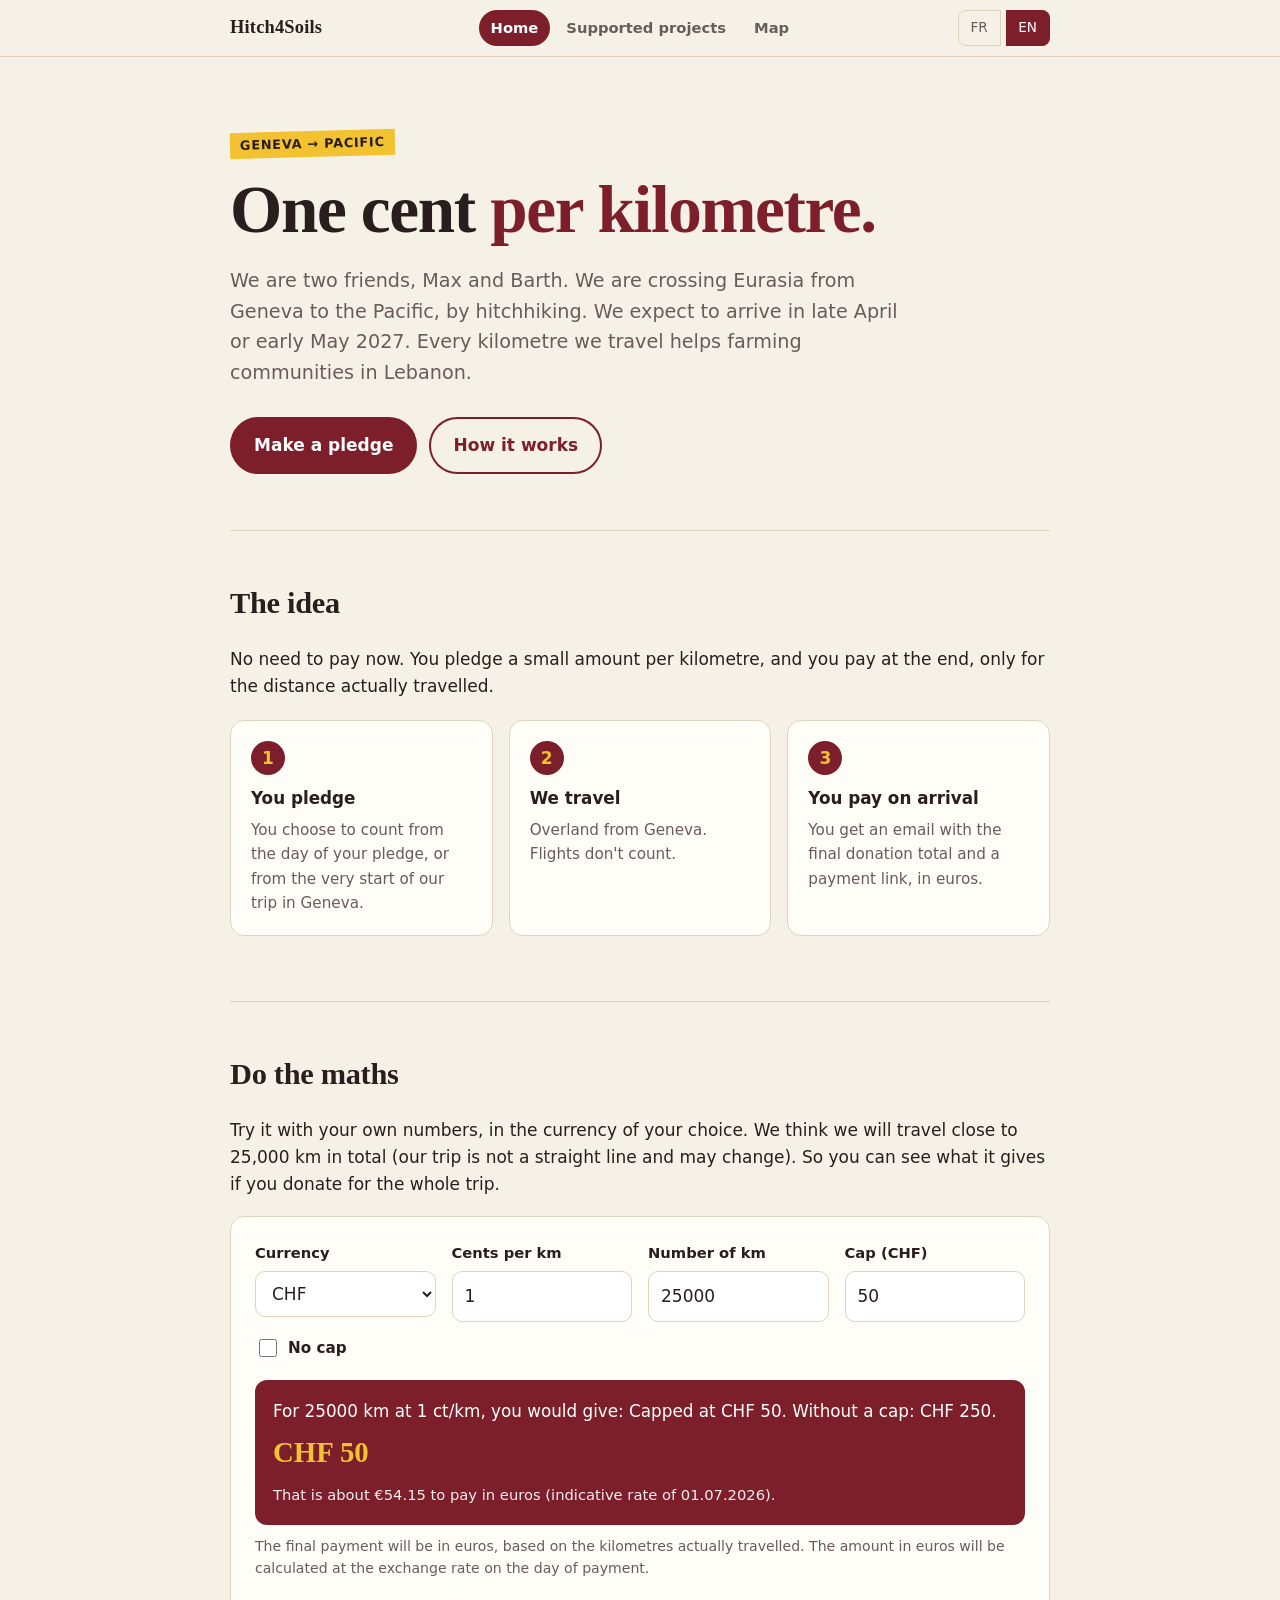
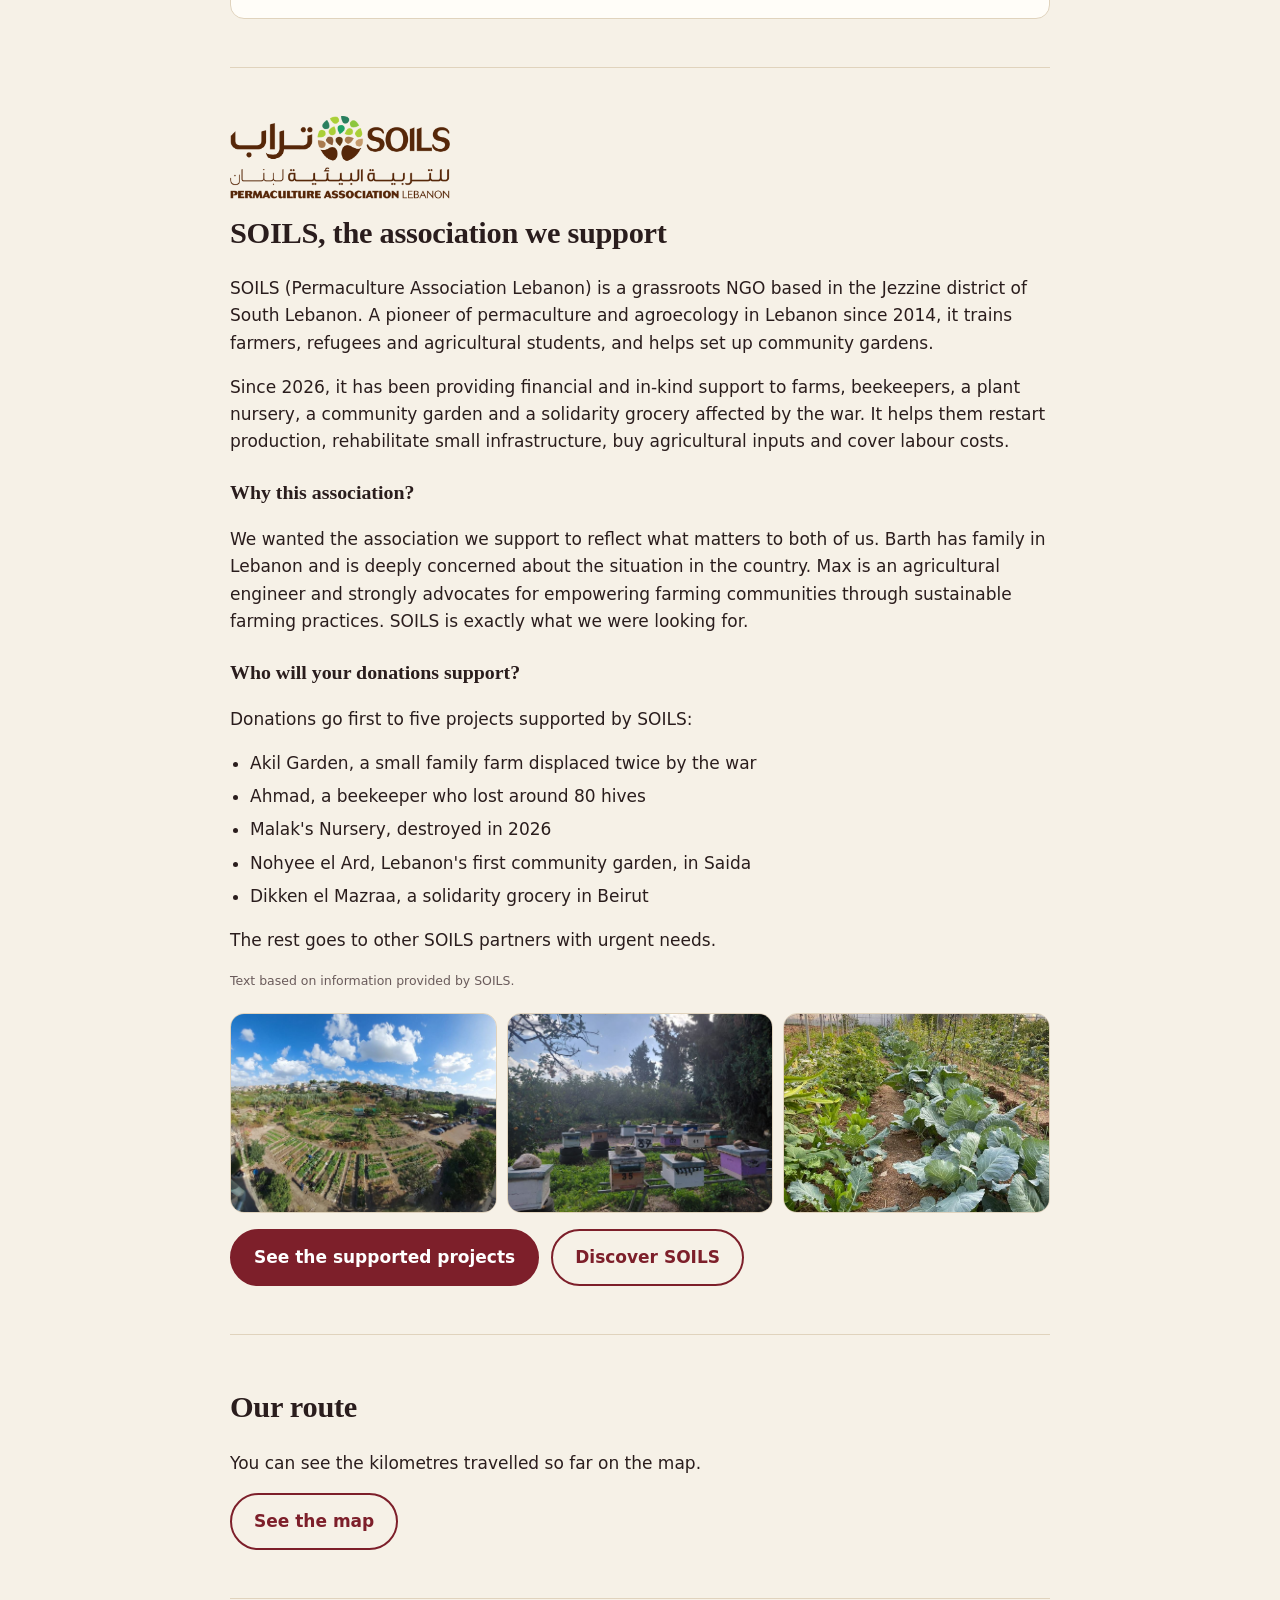
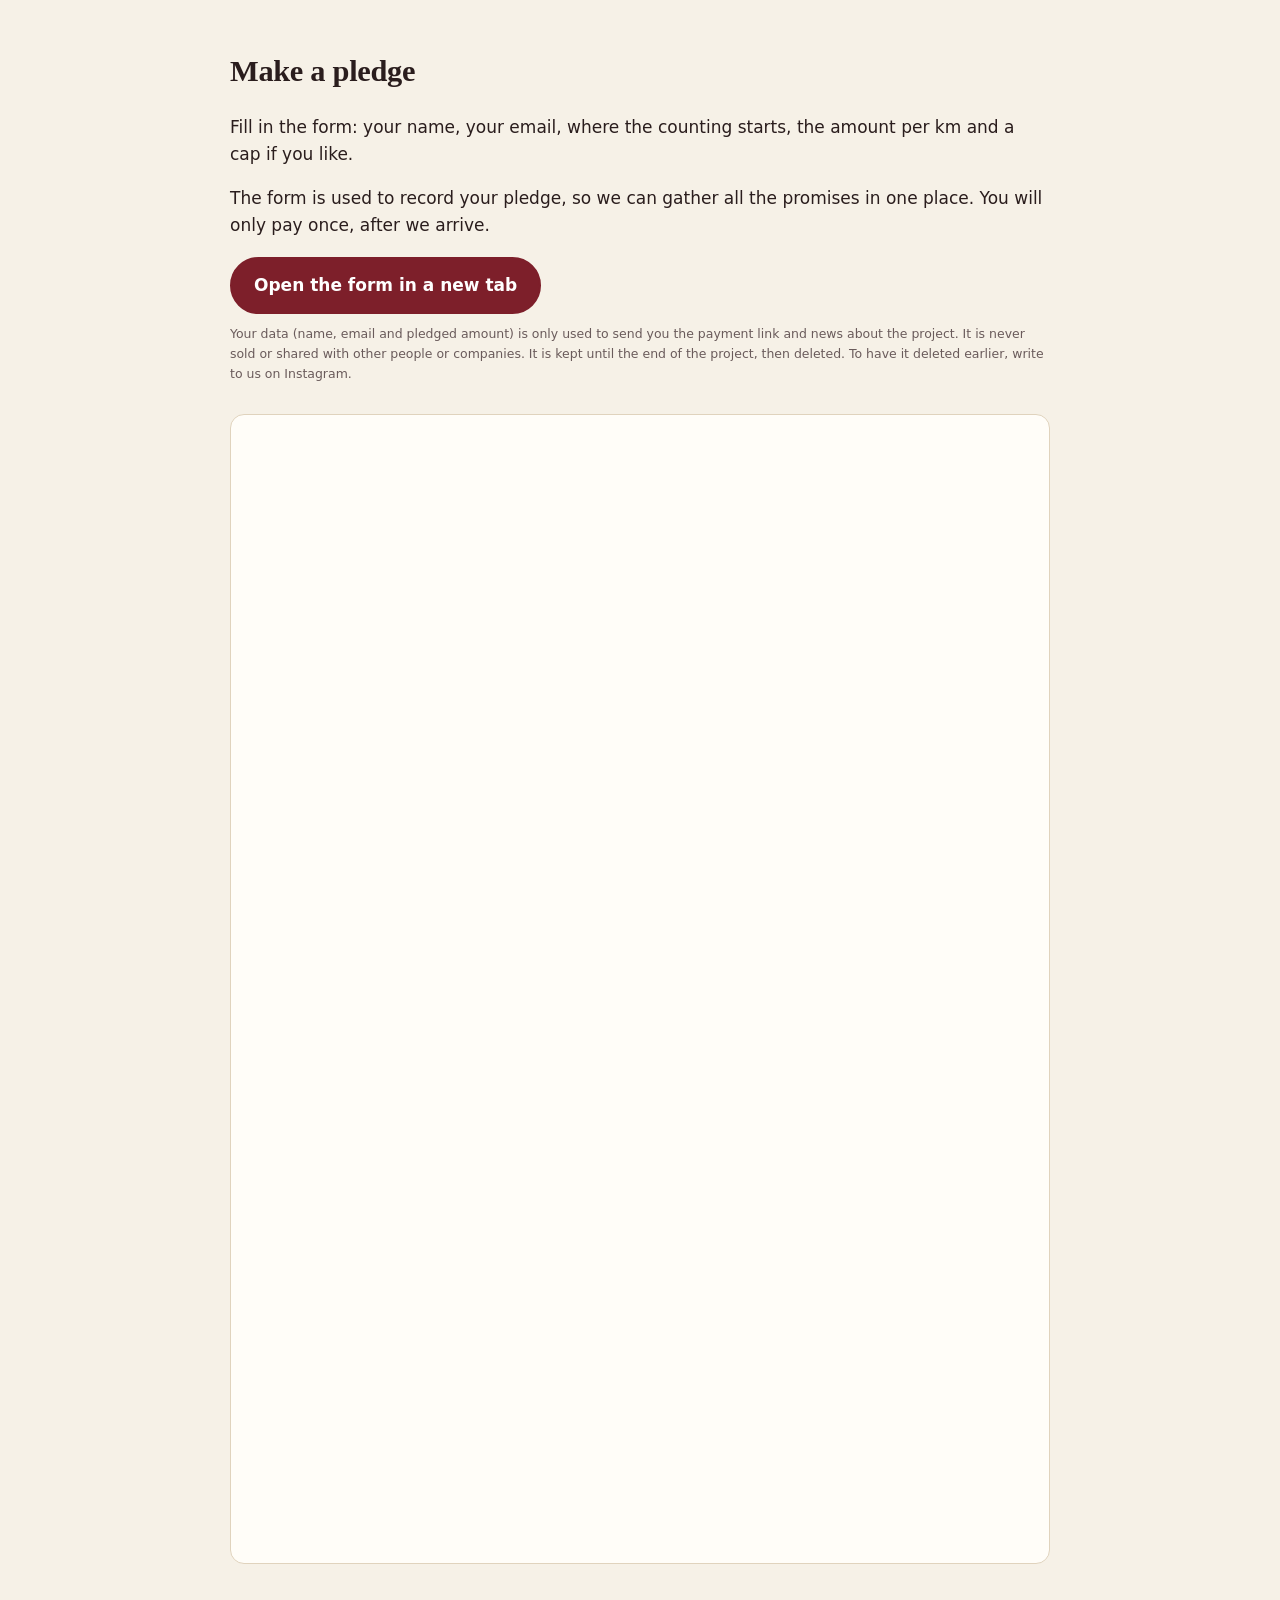
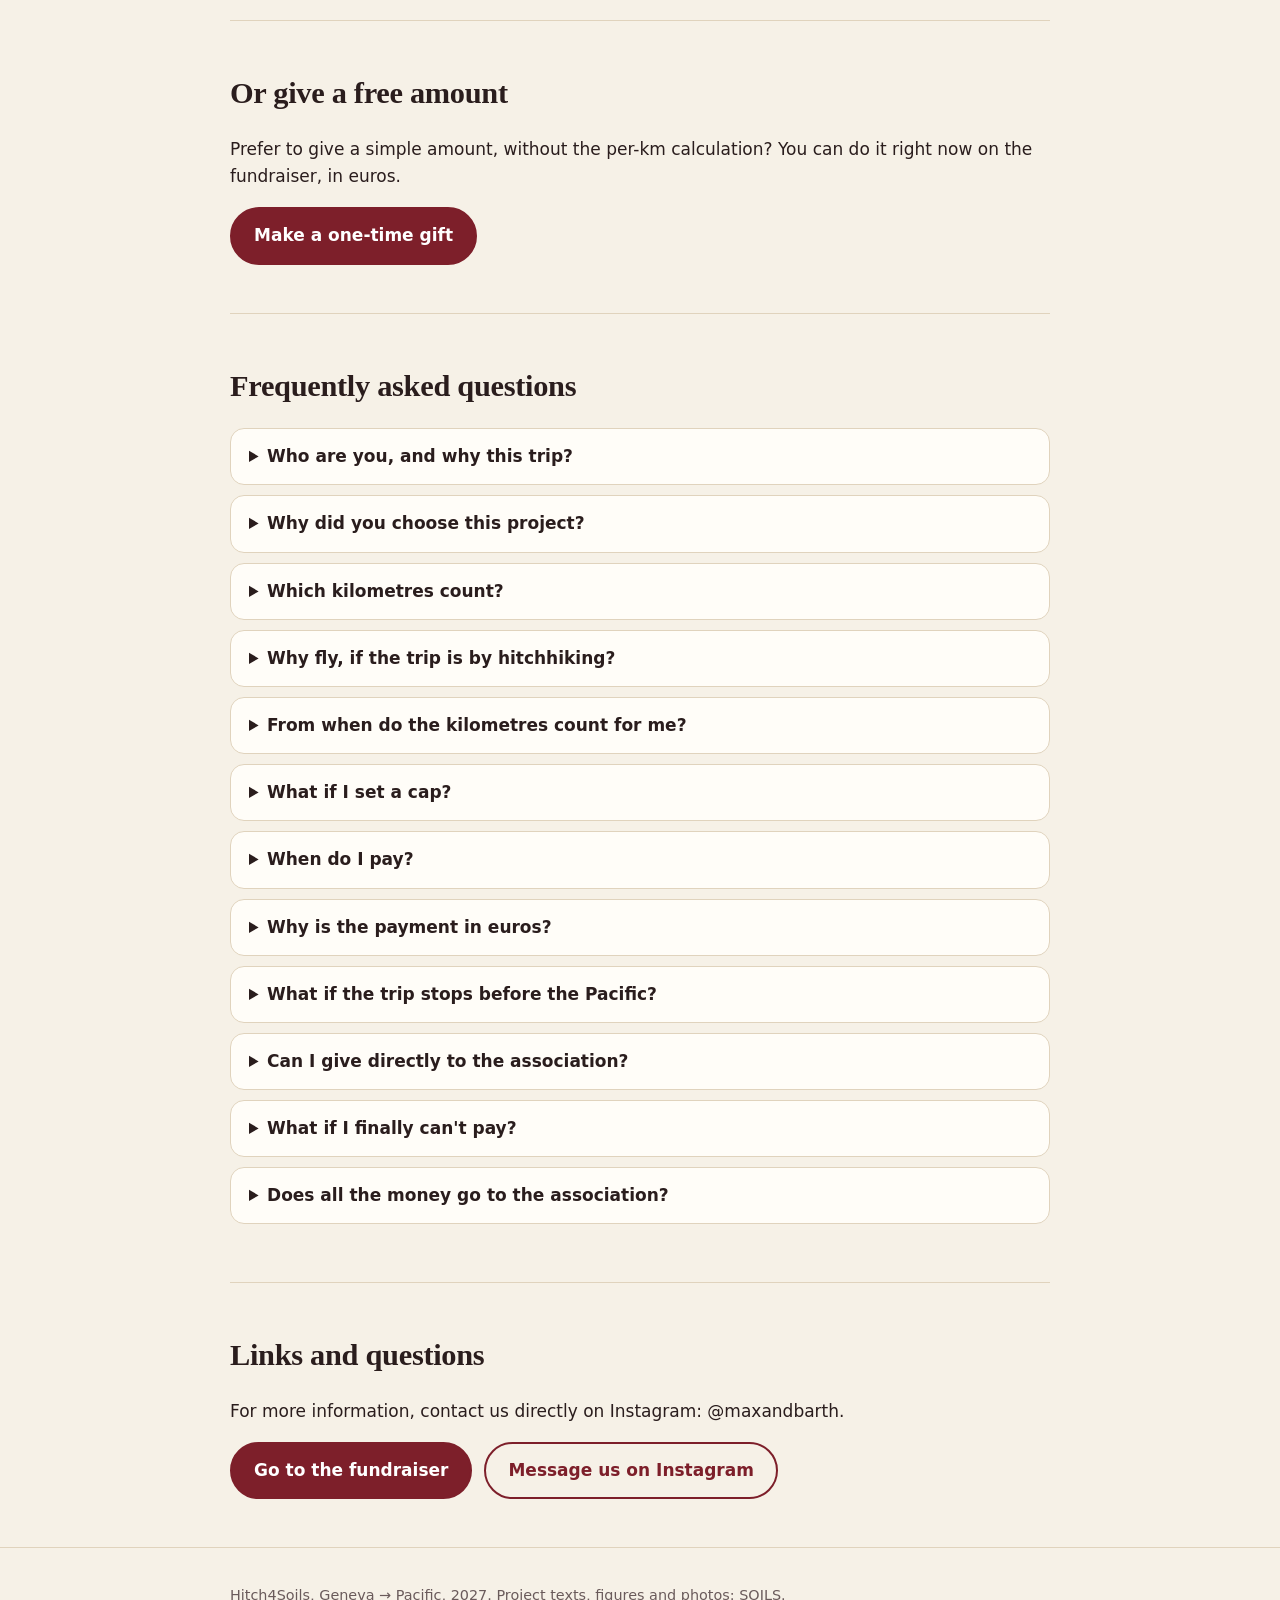
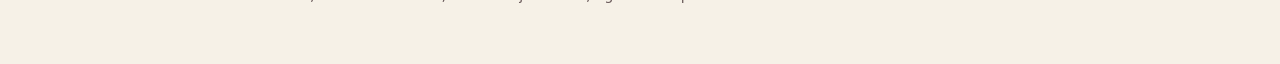
<file: index.html>
<!doctype html>
<html lang="en">
<head>
<meta charset="utf-8">
<meta name="viewport" content="width=device-width, initial-scale=1">
<title>Hitch4Soils – Geneva → Pacific, by the kilometre</title>
<meta name="description" content="We are two friends hitchhiking from Geneva to the Pacific. Every kilometre we travel helps farming communities in Lebanon.">
<meta property="og:type" content="website">
<meta property="og:site_name" content="Hitch4Soils">
<meta property="og:title" content="Hitch4Soils – 1 cent per kilometre for the farmers of South Lebanon">
<meta property="og:description" content="Two friends hitchhike from Geneva to the Pacific. Every kilometre helps farms and gardens in Lebanon.">
<meta property="og:image" content="https://hitch4soils.org/img/share.jpg">
<meta property="og:image:width" content="1200">
<meta property="og:image:height" content="630">
<meta name="twitter:card" content="summary_large_image">
<link rel="icon" type="image/png" href="img/favicon.png">
<link rel="apple-touch-icon" href="img/apple-touch-icon.png">
<link rel="stylesheet" href="style.css">
</head>
<body data-title="doc_home">

<header>
  <div class="wrap">
    <a class="brand" href="index.html">Hitch4Soils</a>
    <nav class="nav" aria-label="Menu">
      <a href="index.html" aria-current="page" data-i18n="nav_home"></a>
      <a href="projets.html" data-i18n="nav_projects"></a>
      <a href="carte.html" data-i18n="nav_map"></a>
    </nav>
    <div class="lang" role="group" aria-label="Langue / Language">
      <button type="button" data-lang="fr" aria-pressed="false">FR</button>
      <button type="button" data-lang="en" aria-pressed="true">EN</button>
    </div>
  </div>
</header>

<main>
<div class="wrap">

  <div class="hero">
    <span class="eyebrow" data-i18n="eyebrow"></span>
    <h1 data-i18n-html="title"></h1>
    <p class="lead" data-i18n="lead"></p>
    <div class="btns">
      <a class="btn primary" href="#promesse" data-i18n="cta_pledge"></a>
      <a class="btn ghost" href="#concept" data-i18n="cta_how"></a>
    </div>
  </div>

  <section id="concept">
    <h2 data-i18n="how_title"></h2>
    <p data-i18n="how_intro"></p>
    <ol class="steps">
      <li><span class="n">1</span><h3 data-i18n="s1_t"></h3><p data-i18n="s1_p"></p></li>
      <li><span class="n">2</span><h3 data-i18n="s2_t"></h3><p data-i18n="s2_p"></p></li>
      <li><span class="n">3</span><h3 data-i18n="s3_t"></h3><p data-i18n="s3_p"></p></li>
    </ol>
  </section>

  <section id="calculateur">
    <h2 data-i18n="calc_title"></h2>
    <p data-i18n="calc_intro"></p>
    <div class="calc">
      <div class="fields">
        <div>
          <label for="currency" data-i18n="calc_currency"></label>
          <select id="currency">
            <option value="CHF">CHF</option>
            <option value="EUR">EUR (€)</option>
            <option value="TRY">TRY (₺)</option>
            <option value="USD">USD ($)</option>
            <option value="CNY">CNY (¥)</option>
          </select>
        </div>
        <div>
          <label for="rate" data-i18n="calc_rate"></label>
          <input id="rate" type="number" min="0" step="0.5" value="1">
        </div>
        <div>
          <label for="km" data-i18n="calc_km"></label>
          <input id="km" type="number" min="0" step="100" value="25000">
        </div>
        <div>
          <label for="cap"><span data-i18n="calc_cap"></span> (<span id="cap-cur">CHF</span>)</label>
          <input id="cap" type="number" min="0" step="5" value="50">
        </div>
      </div>
      <label class="check"><input id="nocap" type="checkbox"> <span data-i18n="calc_nocap"></span></label>
      <div class="result" aria-live="polite">
        <span id="result-text"></span>
        <strong id="result-amount"></strong>
        <span class="eur" id="result-eur"></span>
      </div>
      <p class="note" data-i18n="calc_note"></p>
    </div>
  </section>

  <section id="soils">
    <div class="soils-head">
      <a data-link="soilsUrl" href="#" target="_blank" rel="noopener"><img src="img/soils-logo.png" width="220" height="95" data-i18n-alt="soils_logo_alt" alt="" loading="lazy"></a>
    </div>
    <h2 data-i18n="soils_title"></h2>
    <p data-i18n="soils_p1"></p>
    <p data-i18n="soils_p2"></p>
    <h3 data-i18n="soils_why_t"></h3>
    <p data-i18n="soils_why"></p>
    <h3 data-i18n="soils_for_t"></h3>
    <p data-i18n="soils_for_intro"></p>
    <ul class="for-list">
      <li data-i18n="soils_for_1"></li><li data-i18n="soils_for_2"></li><li data-i18n="soils_for_3"></li>
      <li data-i18n="soils_for_4"></li><li data-i18n="soils_for_5"></li>
    </ul>
    <p data-i18n="soils_for_rest"></p>
    <p class="source" data-i18n="src_home"></p>
    <div class="strip">
      <img src="img/nohyee-3.jpg" data-i18n-alt="strip1_alt" alt="" loading="lazy">
      <img src="img/ahmad-1.jpg" data-i18n-alt="strip2_alt" alt="" loading="lazy">
      <img src="img/akil-3.jpg" data-i18n-alt="strip3_alt" alt="" loading="lazy">
    </div>
    <div class="links">
      <a class="btn primary" href="projets.html" data-i18n="soils_btn_projects"></a>
      <a class="btn ghost" data-link="soilsUrl" href="#" target="_blank" rel="noopener" data-i18n="link_soils"></a>
    </div>
  </section>

  <section id="compteur">
    <h2 data-i18n="map_title"></h2>
    <p class="count-line" data-i18n="count_text"></p>
    <div class="links"><a class="btn ghost" href="carte.html" data-i18n="count_map_btn"></a></div>
  </section>

  <section id="promesse">
    <h2 data-i18n="pledge_title"></h2>
    <p data-i18n="pledge_p1"></p>
    <p data-i18n="pledge_p2"></p>
    <div class="btns"><a class="btn primary" id="link-form" data-link="formUrl" href="#" target="_blank" rel="noopener" data-i18n="pledge_btn"></a></div>
    <p class="note small" data-i18n="pledge_privacy"></p>
    <iframe id="form-frame" title="Formulaire / Form" hidden loading="lazy"></iframe>
    <p class="note" id="stats" hidden></p>
  </section>

  <section id="don-libre">
    <h2 data-i18n="free_title"></h2>
    <p data-i18n="free_p"></p>
    <div class="btns"><a class="btn primary" data-link="potUrl" href="#" target="_blank" rel="noopener" data-i18n="free_btn"></a></div>
  </section>

  <section id="faq">
    <h2 data-i18n="faq_title"></h2>
    <details><summary data-i18n="q8"></summary><p data-i18n="a8"></p><img class="duo" src="img/max-barth.jpg" width="450" height="600" data-i18n-alt="duo_alt" alt="" loading="lazy"></details>
    <details><summary data-i18n="q9"></summary><p data-i18n="a9"></p></details>
    <details><summary data-i18n="q1"></summary><p data-i18n="a1"></p></details>
    <details><summary data-i18n="q10"></summary><p data-i18n="a10"></p></details>
    <details><summary data-i18n="q7"></summary><p data-i18n="a7"></p></details>
    <details><summary data-i18n="q2"></summary><p data-i18n="a2"></p></details>
    <details><summary data-i18n="q3"></summary><p data-i18n="a3"></p></details>
    <details><summary data-i18n="q6"></summary><p data-i18n="a6"></p></details>
    <details><summary data-i18n="q11"></summary><p data-i18n="a11"></p></details>
    <details><summary data-i18n="q12"></summary><p data-i18n="a12"></p></details>
    <details><summary data-i18n="q4"></summary><p data-i18n="a4"></p></details>
    <details><summary data-i18n="q5"></summary><p data-i18n="a5"></p></details>
  </section>

  <section id="contact">
    <h2 data-i18n="contact_title"></h2>
    <p data-i18n="contact_p"></p>
    <div class="links">
      <a class="btn primary" data-link="potUrl" href="#" target="_blank" rel="noopener" data-i18n="link_pot"></a>
      <a class="btn ghost" data-link="instaUrl" href="#" target="_blank" rel="noopener" data-i18n="link_insta"></a>
    </div>
  </section>

</div>
</main>

<footer>
  <div class="wrap" data-i18n="footer"></div>
</footer>

<script src="config.js"></script>
<script src="texts.js"></script>
<script src="common.js"></script>
<script src="home.js"></script>
</body>
</html>
</file>
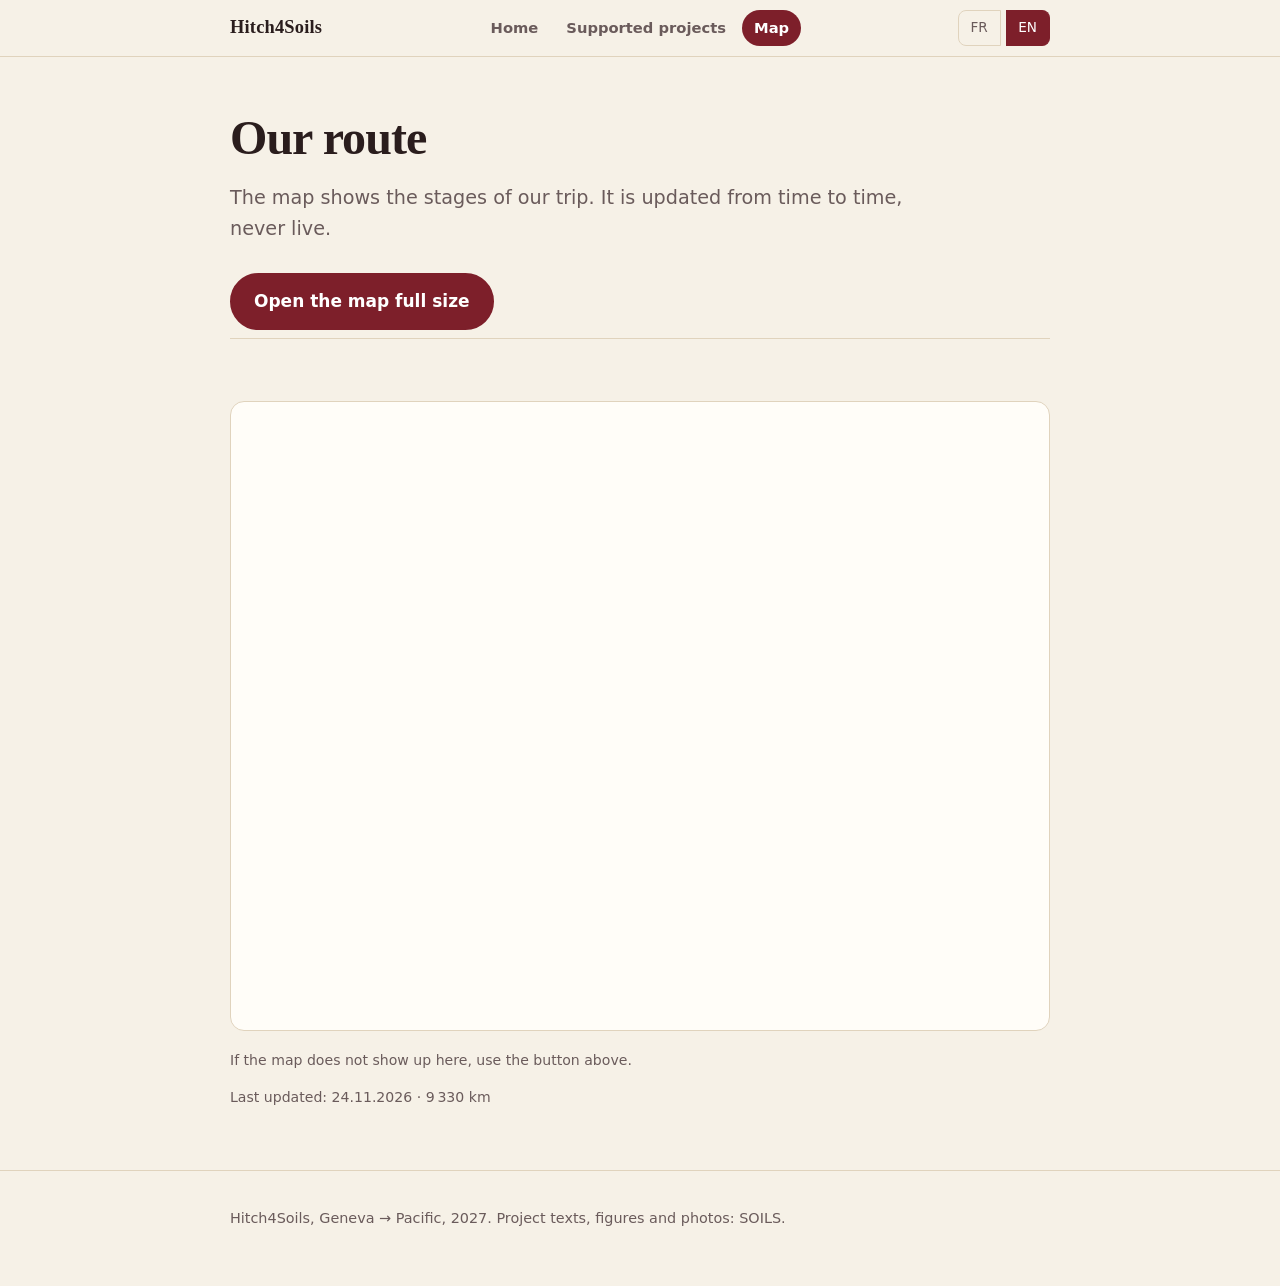
<file: carte.html>
<!doctype html>
<html lang="en">
<head>
<meta charset="utf-8">
<meta name="viewport" content="width=device-width, initial-scale=1">
<title>Our route – Hitch4Soils</title>
<meta name="description" content="The map of our trip, from Geneva to the Pacific coast.">
<meta property="og:type" content="website">
<meta property="og:site_name" content="Hitch4Soils">
<meta property="og:title" content="Hitch4Soils – 1 cent per kilometre for the farmers of South Lebanon">
<meta property="og:description" content="Two friends hitchhike from Geneva to the Pacific. Every kilometre helps farms and gardens in Lebanon.">
<meta property="og:image" content="https://hitch4soils.org/img/share.jpg">
<meta property="og:image:width" content="1200">
<meta property="og:image:height" content="630">
<meta name="twitter:card" content="summary_large_image">
<link rel="icon" type="image/png" href="img/favicon.png">
<link rel="apple-touch-icon" href="img/apple-touch-icon.png">
<link rel="stylesheet" href="style.css">
</head>
<body data-title="doc_map">

<header>
  <div class="wrap">
    <a class="brand" href="index.html">Hitch4Soils</a>
    <nav class="nav" aria-label="Menu">
      <a href="index.html" data-i18n="nav_home"></a>
      <a href="projets.html" data-i18n="nav_projects"></a>
      <a href="carte.html" aria-current="page" data-i18n="nav_map"></a>
    </nav>
    <div class="lang" role="group" aria-label="Langue / Language">
      <button type="button" data-lang="fr" aria-pressed="false">FR</button>
      <button type="button" data-lang="en" aria-pressed="true">EN</button>
    </div>
  </div>
</header>

<main>
<div class="wrap">

  <div class="page-title">
    <h1 data-i18n="map_title"></h1>
    <p class="lead" data-i18n="map_lead"></p>
    <div class="btns"><a class="btn primary" id="map-open" data-link="mapUrl" href="#" target="_blank" rel="noopener" data-i18n="map_open"></a></div>
  </div>

  <section id="carte">
    <iframe id="map-frame" data-i18n-title="map_frame" title="Carte" hidden loading="lazy"></iframe>
    <p class="note" data-i18n="map_note"></p>
    <p class="note"><span data-i18n="count_updated"></span> <span id="km-date"></span> · <span id="km-done"></span> km</p>
  </section>

</div>
</main>

<footer>
  <div class="wrap" data-i18n="footer"></div>
</footer>

<script src="config.js"></script>
<script src="texts.js"></script>
<script src="common.js"></script>
<script>
if (CONFIG.mapUrl && /^https:\/\//.test(CONFIG.mapUrl)){
  var mf = document.getElementById("map-frame");
  mf.src = CONFIG.mapUrl;
  mf.hidden = false;
}
document.getElementById("km-done").textContent = CONFIG.kmDone.toLocaleString("fr-CH");
langHooks.push(function(){ document.getElementById("km-date").textContent = CONFIG.kmDate || "–"; });
initPage();
</script>
</body>
</html>
</file>
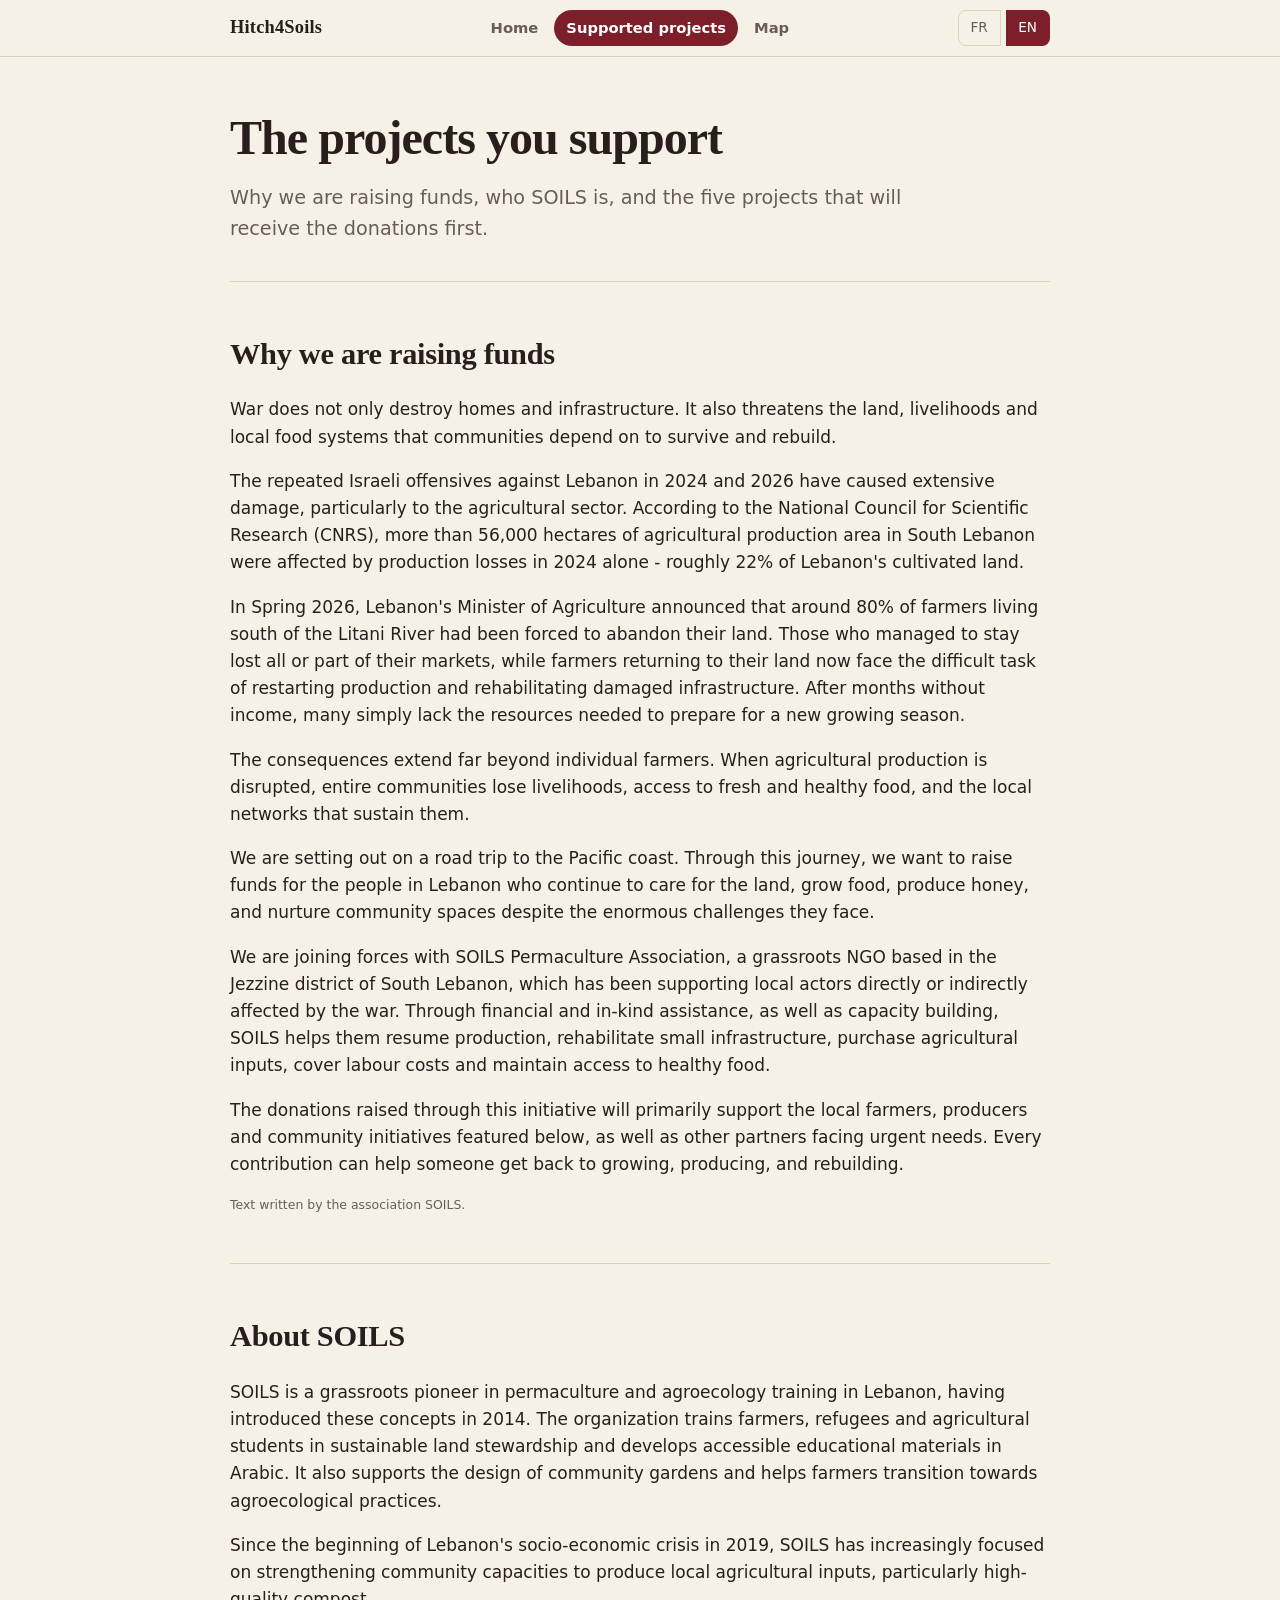
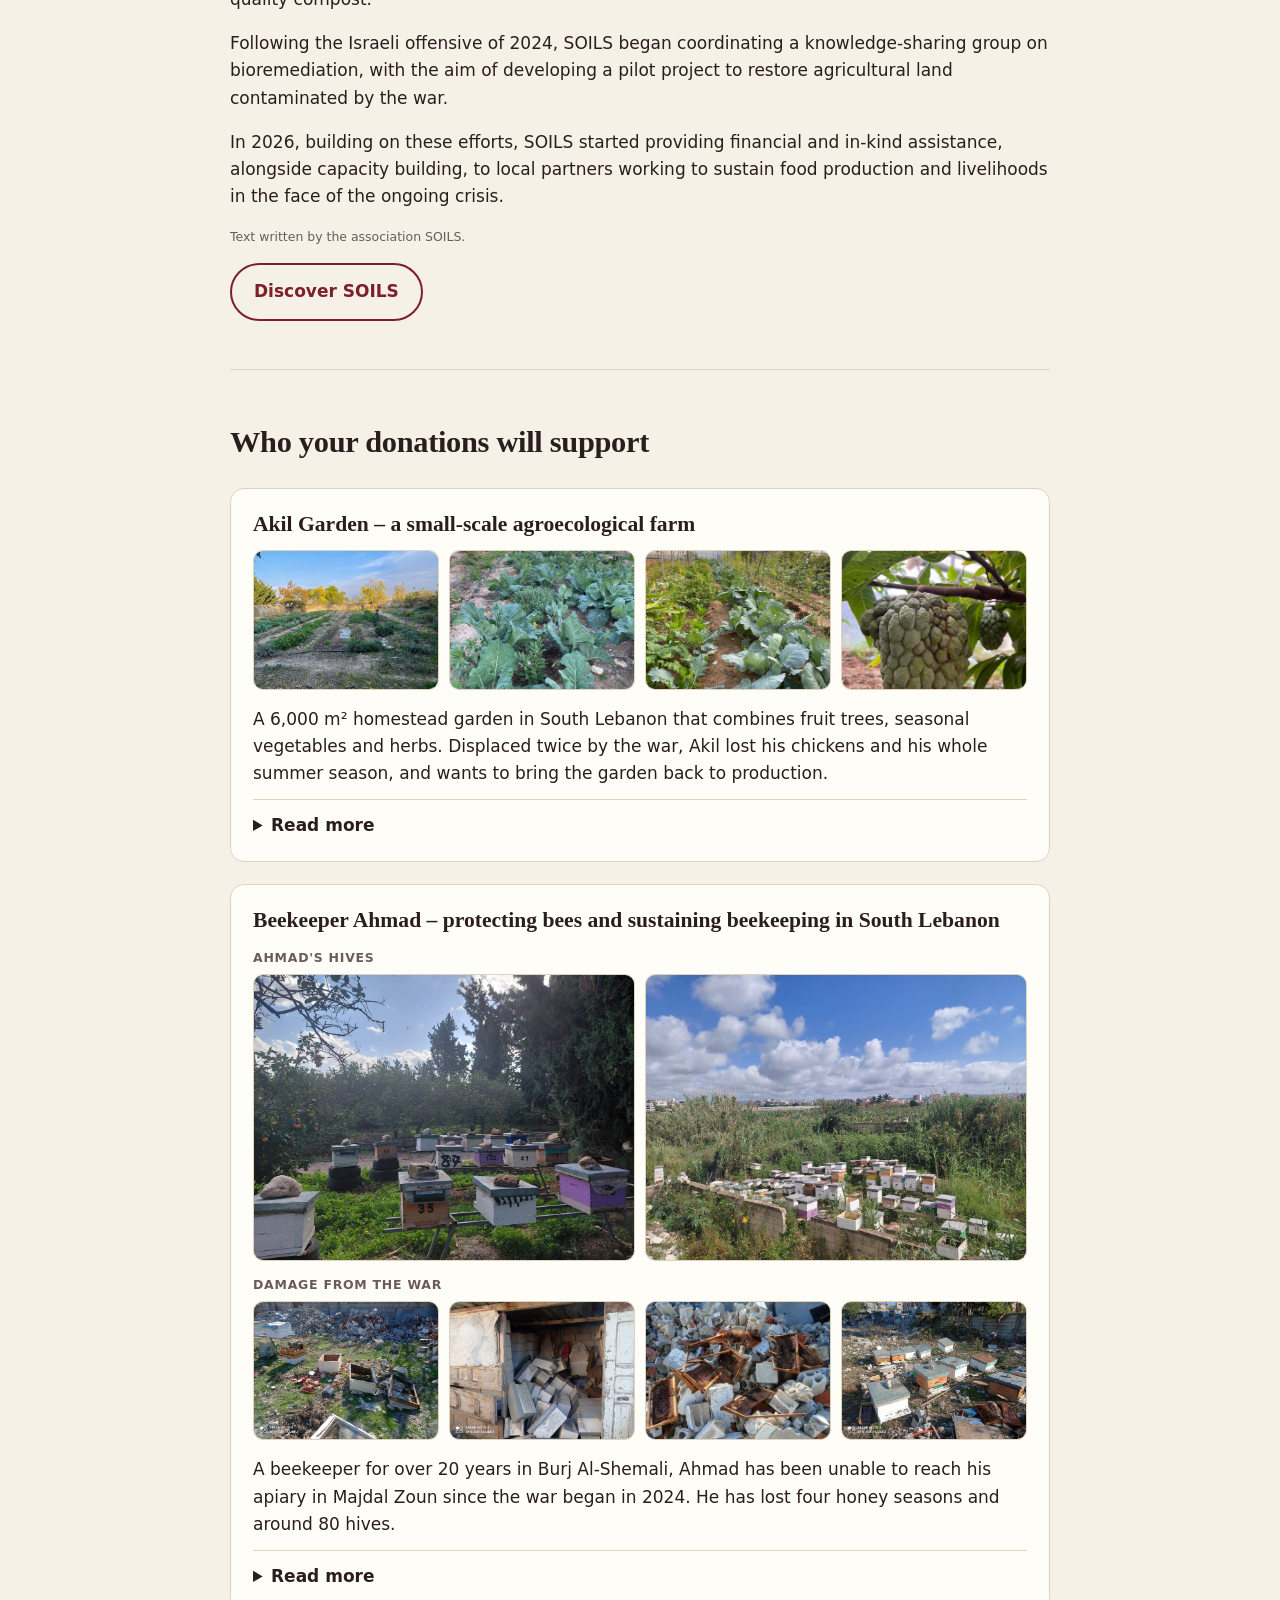
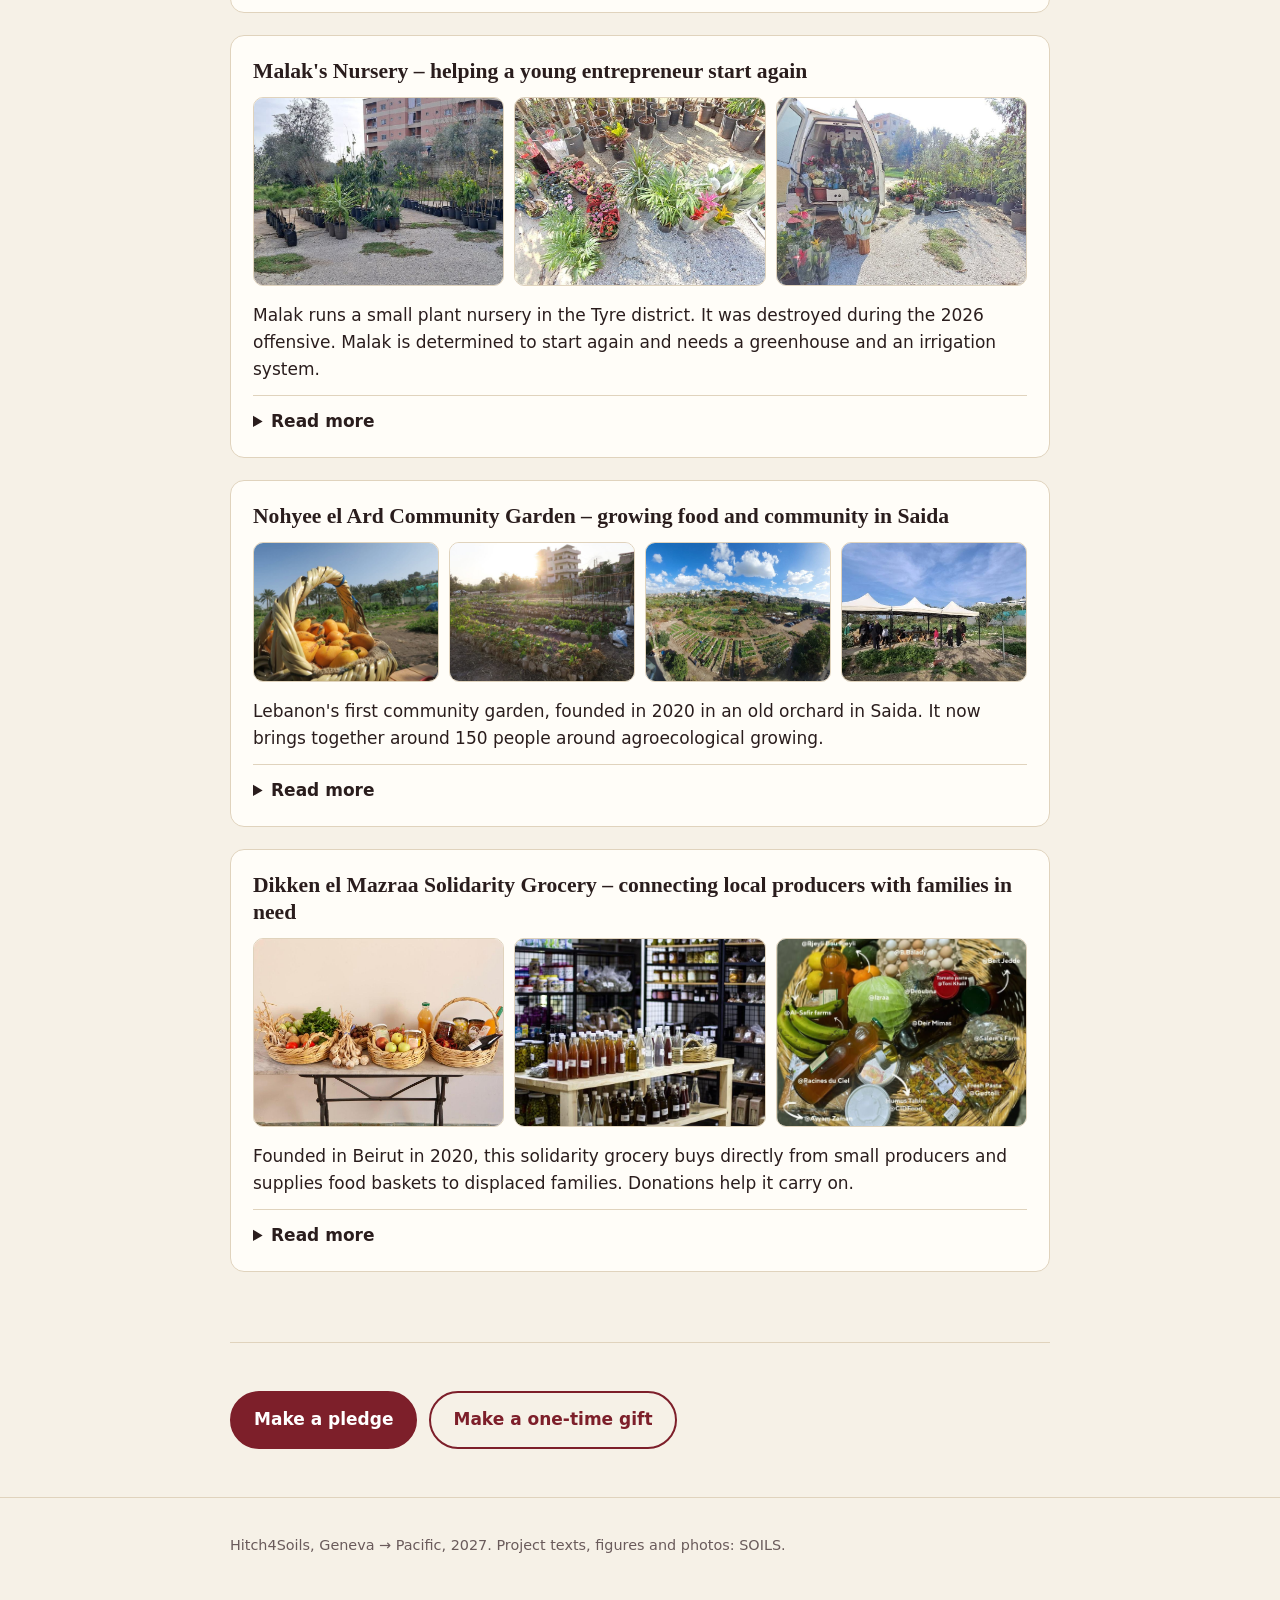
<file: projets.html>
<!doctype html>
<html lang="en">
<head>
<meta charset="utf-8">
<meta name="viewport" content="width=device-width, initial-scale=1">
<title>The supported projects – Hitch4Soils</title>
<meta name="description" content="The five projects in South Lebanon and Beirut supported with SOILS.">
<meta property="og:type" content="website">
<meta property="og:site_name" content="Hitch4Soils">
<meta property="og:title" content="Hitch4Soils – 1 cent per kilometre for the farmers of South Lebanon">
<meta property="og:description" content="Two friends hitchhike from Geneva to the Pacific. Every kilometre helps farms and gardens in Lebanon.">
<meta property="og:image" content="https://hitch4soils.org/img/share.jpg">
<meta property="og:image:width" content="1200">
<meta property="og:image:height" content="630">
<meta name="twitter:card" content="summary_large_image">
<link rel="icon" type="image/png" href="img/favicon.png">
<link rel="apple-touch-icon" href="img/apple-touch-icon.png">
<link rel="stylesheet" href="style.css">
</head>
<body data-title="doc_projects">

<header>
  <div class="wrap">
    <a class="brand" href="index.html">Hitch4Soils</a>
    <nav class="nav" aria-label="Menu">
      <a href="index.html" data-i18n="nav_home"></a>
      <a href="projets.html" aria-current="page" data-i18n="nav_projects"></a>
      <a href="carte.html" data-i18n="nav_map"></a>
    </nav>
    <div class="lang" role="group" aria-label="Langue / Language">
      <button type="button" data-lang="fr" aria-pressed="false">FR</button>
      <button type="button" data-lang="en" aria-pressed="true">EN</button>
    </div>
  </div>
</header>

<main>
<div class="wrap">

  <div class="page-title">
    <h1 data-i18n="pp_title"></h1>
    <p class="lead" data-i18n="pp_lead"></p>
  </div>

  <section id="pourquoi">
    <h2 data-i18n="why_title"></h2>
    <div data-i18n-paras="why_text"></div>
    <p class="source" data-i18n="src_text"></p>
  </section>

  <section id="a-propos">
    <h2 data-i18n="about_title"></h2>
    <div data-i18n-paras="about_text"></div>
    <p class="source" data-i18n="src_text"></p>
    <div class="links"><a class="btn ghost" data-link="soilsUrl" href="#" target="_blank" rel="noopener" data-i18n="link_soils"></a></div>
  </section>

  <section id="projets">
    <h2 data-i18n="who_title"></h2>
    <article class="proj" id="akil">
      <h3 data-i18n="akil_t"></h3>
      <div class="gallery">
        <figure><img src="img/akil-1.jpg" data-i18n-alt="akil1" alt="" loading="lazy"></figure>
        <figure><img src="img/akil-2.jpg" data-i18n-alt="akil2" alt="" loading="lazy"></figure>
        <figure><img src="img/akil-3.jpg" data-i18n-alt="akil3" alt="" loading="lazy"></figure>
        <figure><img src="img/akil-4.jpg" data-i18n-alt="akil4" alt="" loading="lazy"></figure>
      </div>
      <p class="sum" data-i18n="akil_s"></p>
      <details>
        <summary data-i18n="more"></summary>
        <div data-i18n-paras="akil_f"></div>
        <p class="source" data-i18n="src_text"></p>
      </details>
    </article>
    <article class="proj" id="ahmad">
      <h3 data-i18n="ahmad_t"></h3>
      <p class="gallery-label" data-i18n="gal_own"></p>
      <div class="gallery">
        <figure><img src="img/ahmad-1.jpg" data-i18n-alt="ahmad1" alt="" loading="lazy"></figure>
        <figure><img src="img/ahmad-2.jpg" data-i18n-alt="ahmad2" alt="" loading="lazy"></figure>
      </div>
      <p class="gallery-label" data-i18n="gal_war"></p>
      <div class="gallery">
        <figure><img src="img/ahmad-3.jpg" data-i18n-alt="ahmad3" alt="" loading="lazy"></figure>
        <figure><img src="img/ahmad-4.jpg" data-i18n-alt="ahmad4" alt="" loading="lazy"></figure>
        <figure><img src="img/ahmad-5.jpg" data-i18n-alt="ahmad5" alt="" loading="lazy"></figure>
        <figure><img src="img/ahmad-6.jpg" data-i18n-alt="ahmad6" alt="" loading="lazy"></figure>
      </div>
      <p class="sum" data-i18n="ahmad_s"></p>
      <details>
        <summary data-i18n="more"></summary>
        <div data-i18n-paras="ahmad_f"></div>
        <p class="source" data-i18n="src_text"></p>
      </details>
    </article>
    <article class="proj" id="malak">
      <h3 data-i18n="malak_t"></h3>
      <div class="gallery">
        <figure><img src="img/malak-1.jpg" data-i18n-alt="malak1" alt="" loading="lazy"></figure>
        <figure><img src="img/malak-2.jpg" data-i18n-alt="malak2" alt="" loading="lazy"></figure>
        <figure><img src="img/malak-3.jpg" data-i18n-alt="malak3" alt="" loading="lazy"></figure>
      </div>
      <p class="sum" data-i18n="malak_s"></p>
      <details>
        <summary data-i18n="more"></summary>
        <div data-i18n-paras="malak_f"></div>
        <p class="source" data-i18n="src_text"></p>
      </details>
    </article>
    <article class="proj" id="nohyee">
      <h3 data-i18n="nohyee_t"></h3>
      <div class="gallery">
        <figure><img src="img/nohyee-1.jpg" data-i18n-alt="nohyee1" alt="" loading="lazy"></figure>
        <figure><img src="img/nohyee-2.jpg" data-i18n-alt="nohyee2" alt="" loading="lazy"></figure>
        <figure><img src="img/nohyee-3.jpg" data-i18n-alt="nohyee3" alt="" loading="lazy"></figure>
        <figure><img src="img/nohyee-4.jpg" data-i18n-alt="nohyee4" alt="" loading="lazy"></figure>
      </div>
      <p class="sum" data-i18n="nohyee_s"></p>
      <details>
        <summary data-i18n="more"></summary>
        <div data-i18n-paras="nohyee_f"></div>
        <p class="source" data-i18n="src_text"></p>
      </details>
    </article>
    <article class="proj" id="dikken">
      <h3 data-i18n="dikken_t"></h3>
      <div class="gallery">
        <figure><img src="img/dikken-1.jpg" data-i18n-alt="dikken1" alt="" loading="lazy"></figure>
        <figure><img src="img/dikken-2.jpg" data-i18n-alt="dikken2" alt="" loading="lazy"></figure>
        <figure><img src="img/dikken-3.jpg" data-i18n-alt="dikken3" alt="" loading="lazy"></figure>
      </div>
      <p class="sum" data-i18n="dikken_s"></p>
      <details>
        <summary data-i18n="more"></summary>
        <div data-i18n-paras="dikken_f"></div>
        <p class="source" data-i18n="src_text"></p>
      </details>
    </article>
  </section>

  <section id="agir">
    <div class="btns">
      <a class="btn primary" href="index.html#promesse" data-i18n="cta_pledge"></a>
      <a class="btn ghost" data-link="potUrl" href="#" target="_blank" rel="noopener" data-i18n="free_btn"></a>
    </div>
  </section>

</div>
</main>

<footer>
  <div class="wrap" data-i18n="footer"></div>
</footer>

<script src="config.js"></script>
<script src="texts.js"></script>
<script src="common.js"></script>
<script>initPage();</script>
</body>
</html>
</file>
<file: style.css>
:root{
  --bg:#f6f1e7;
  --ink:#2a1d1d;
  --muted:#6a5b5b;
  --red:#7d1f2a;
  --red-dark:#5e1520;
  --yellow:#f2c230;
  --card:#fffdf8;
  --line:#e0d3bd;
  --radius:14px;
}
*{box-sizing:border-box}
html{scroll-behavior:smooth}
body{margin:0;background:var(--bg);color:var(--ink);font-family:system-ui,-apple-system,"Segoe UI",Roboto,sans-serif;line-height:1.6;font-size:17px}
a{color:var(--red)}
img{max-width:100%;display:block}
.wrap{max-width:860px;margin:0 auto;padding:0 20px}

/* En-tête */
header{position:sticky;top:0;background:rgba(246,241,231,.95);backdrop-filter:blur(6px);border-bottom:1px solid var(--line);z-index:10}
header .wrap{display:flex;align-items:center;justify-content:space-between;flex-wrap:wrap;gap:4px 16px;min-height:56px;padding-top:6px;padding-bottom:6px}
.brand{font-family:Georgia,"Times New Roman",serif;font-weight:700;font-size:1.15rem;letter-spacing:.2px;color:var(--ink);text-decoration:none}
.nav{display:flex;gap:4px;order:3;width:100%}
.nav a{padding:6px 12px;border-radius:999px;text-decoration:none;color:var(--muted);font-weight:600;font-size:.92rem}
.nav a[aria-current="page"]{background:var(--red);color:#fff}
.lang button{background:none;border:1px solid var(--line);padding:6px 12px;font:inherit;font-size:.85rem;cursor:pointer;color:var(--muted)}
.lang button:first-child{border-radius:8px 0 0 8px}
.lang button:last-child{border-radius:0 8px 8px 0;border-left:0}
.lang button[aria-pressed="true"]{background:var(--red);color:#fff;border-color:var(--red)}
@media (min-width:640px){
  .nav{order:0;width:auto}
}

/* Accueil */
.hero{padding:72px 0 56px}
.eyebrow{display:inline-block;background:var(--yellow);color:var(--ink);padding:3px 10px;font-size:.8rem;font-weight:700;letter-spacing:.06em;text-transform:uppercase;transform:rotate(-1.5deg);margin-bottom:18px}
h1{font-family:Georgia,"Times New Roman",serif;font-size:clamp(2.4rem,7vw,4.2rem);line-height:1.05;margin:0 0 20px;letter-spacing:-.02em}
h1 span{color:var(--red)}
.lead{font-size:1.2rem;max-width:36em;color:var(--muted);margin:0 0 28px}
.btns{display:flex;flex-wrap:wrap;gap:12px}
.btn{display:inline-block;padding:13px 22px;border-radius:999px;font-weight:700;text-decoration:none;border:2px solid var(--red);transition:transform .15s}
.btn:hover{transform:translateY(-2px)}
.btn.primary{background:var(--red);color:#fff}
.btn.ghost{color:var(--red);background:transparent}
section{padding:48px 0;border-top:1px solid var(--line)}
h2{font-family:Georgia,"Times New Roman",serif;font-size:1.9rem;margin:0 0 18px;letter-spacing:-.01em}
h3{font-family:Georgia,"Times New Roman",serif}
.steps{display:grid;gap:16px;grid-template-columns:repeat(auto-fit,minmax(220px,1fr));margin-top:20px;padding:0;list-style:none}
.steps li{background:var(--card);border:1px solid var(--line);border-radius:var(--radius);padding:20px}
.steps .n{display:inline-grid;place-items:center;width:34px;height:34px;border-radius:50%;background:var(--red);color:var(--yellow);font-weight:700;margin-bottom:10px}
.steps h3{margin:0 0 6px;font-size:1.05rem;font-family:inherit}
.steps p{margin:0;color:var(--muted);font-size:.95rem}
.calc{background:var(--card);border:1px solid var(--line);border-radius:var(--radius);padding:24px;margin-top:18px}
.fields{display:grid;gap:16px;grid-template-columns:repeat(auto-fit,minmax(170px,1fr))}
label{display:block;font-weight:600;font-size:.92rem;margin-bottom:6px}
input[type=number],select{width:100%;padding:11px 12px;border:1px solid var(--line);border-radius:10px;font:inherit;background:#fff;color:var(--ink)}
input[type=number]:disabled{background:#eee;color:#999}
.check{display:flex;align-items:center;gap:8px;margin-top:14px;font-size:.95rem}
.check input{width:18px;height:18px}
.result{margin-top:20px;padding:18px;border-radius:12px;background:var(--red);color:#fff;font-size:1.05rem}
.result strong{font-family:Georgia,serif;font-size:1.8rem;display:block;margin-top:4px;color:var(--yellow)}
.result .eur{display:block;margin-top:8px;font-size:.92rem;opacity:.92}
.note{font-size:.88rem;color:var(--muted);margin-top:10px}
.counter{display:flex;align-items:baseline;gap:10px;flex-wrap:wrap;margin:8px 0}
.counter .km{font-family:Georgia,serif;font-size:3rem;font-weight:700;color:var(--red)}
details{background:var(--card);border:1px solid var(--line);border-radius:var(--radius);padding:14px 18px;margin-bottom:10px}
summary{cursor:pointer;font-weight:700}
details p{margin:10px 0 0;color:var(--muted)}
#form-frame{width:100%;height:1150px;border:1px solid var(--line);border-radius:var(--radius);background:var(--card);margin-top:18px}
.links{display:flex;flex-wrap:wrap;gap:12px;margin-top:16px}
footer{padding:36px 0 56px;border-top:1px solid var(--line);color:var(--muted);font-size:.9rem}
:focus-visible{outline:3px solid var(--yellow);outline-offset:2px}

/* SOILS sur l'accueil */
.soils-head{display:flex;align-items:center;gap:20px;flex-wrap:wrap;margin-bottom:8px}
.soils-head img{width:min(220px,60%);height:auto}
.strip{display:grid;gap:10px;grid-template-columns:repeat(auto-fit,minmax(150px,1fr));margin:22px 0 4px}
.strip img{width:100%;aspect-ratio:4/3;object-fit:cover;border-radius:var(--radius);border:1px solid var(--line)}

/* Page projets */
.page-title{padding:56px 0 8px}
.page-title h1{font-size:clamp(2rem,6vw,3rem)}
.proj{background:var(--card);border:1px solid var(--line);border-radius:var(--radius);padding:22px;margin:22px 0}
.proj h3{margin:0 0 12px;font-size:1.35rem;line-height:1.25}
.gallery-label{font-size:.78rem;font-weight:700;letter-spacing:.06em;text-transform:uppercase;color:var(--muted);margin:14px 0 6px}
.gallery{display:grid;gap:10px;grid-template-columns:repeat(auto-fit,minmax(140px,1fr))}
.gallery figure{margin:0}
.gallery img{width:100%;aspect-ratio:4/3;object-fit:cover;border-radius:10px;border:1px solid var(--line);background:#eee}
.gallery figcaption{font-size:.8rem;color:var(--muted);margin-top:4px;line-height:1.35}
.proj .sum{margin:16px 0 12px}
.proj details{background:transparent;border:0;border-top:1px solid var(--line);border-radius:0;padding:12px 0 0;margin:0}
.proj details p{color:var(--ink)}
.source{font-size:.78rem;color:var(--muted);margin:10px 0 0}

/* Page carte */
#map-frame{width:100%;height:min(70vh,640px);border:1px solid var(--line);border-radius:var(--radius);background:var(--card);margin-top:14px}

@media (max-width:520px){body{font-size:16px}.hero{padding:48px 0 40px}.proj{padding:16px}}

.for-list{margin:8px 0 12px;padding-left:20px}.for-list li{margin:6px 0}
#soils h3{margin:22px 0 6px;font-family:Georgia,serif}
.note.small{font-size:.78rem}
.duo{display:block;width:100%;max-width:340px;height:auto;border-radius:12px;margin:14px 0 4px}
.soils-head a{display:inline-block}
.count-line{margin:0 0 12px}
</file>
